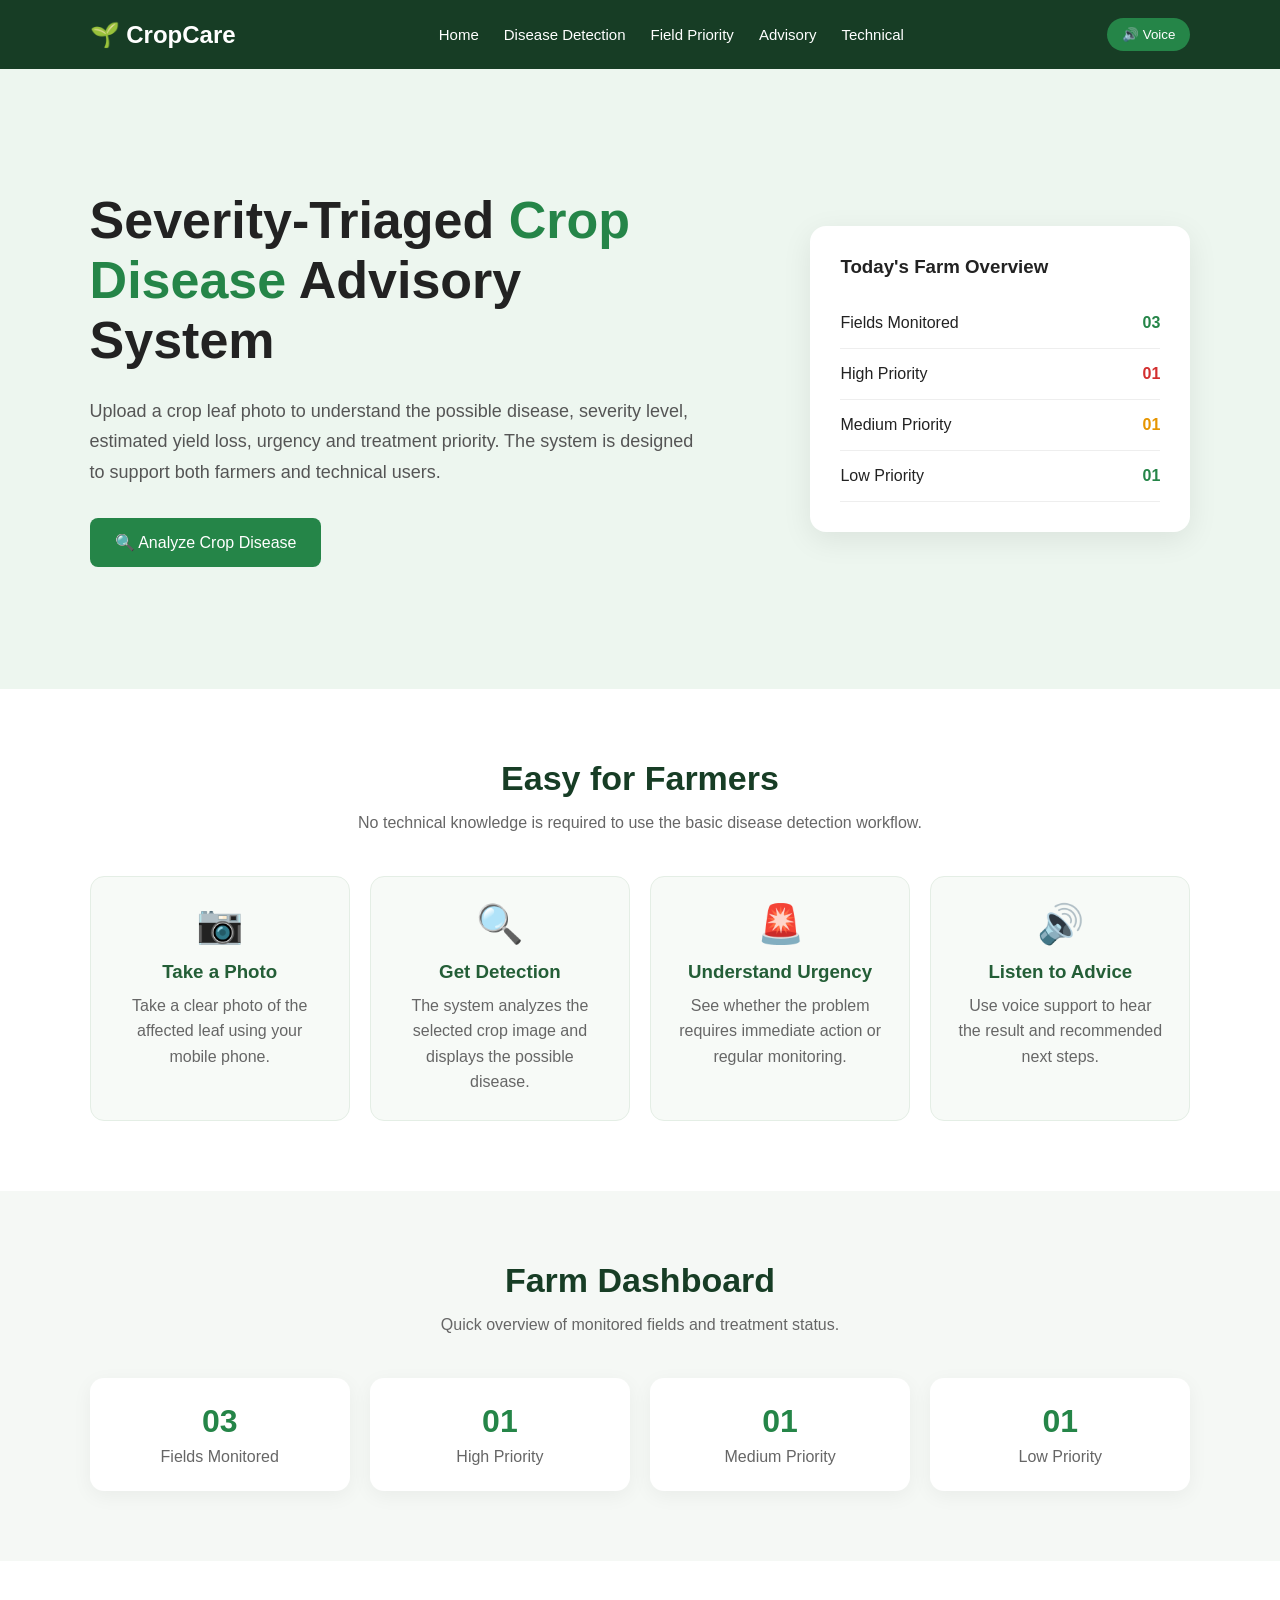
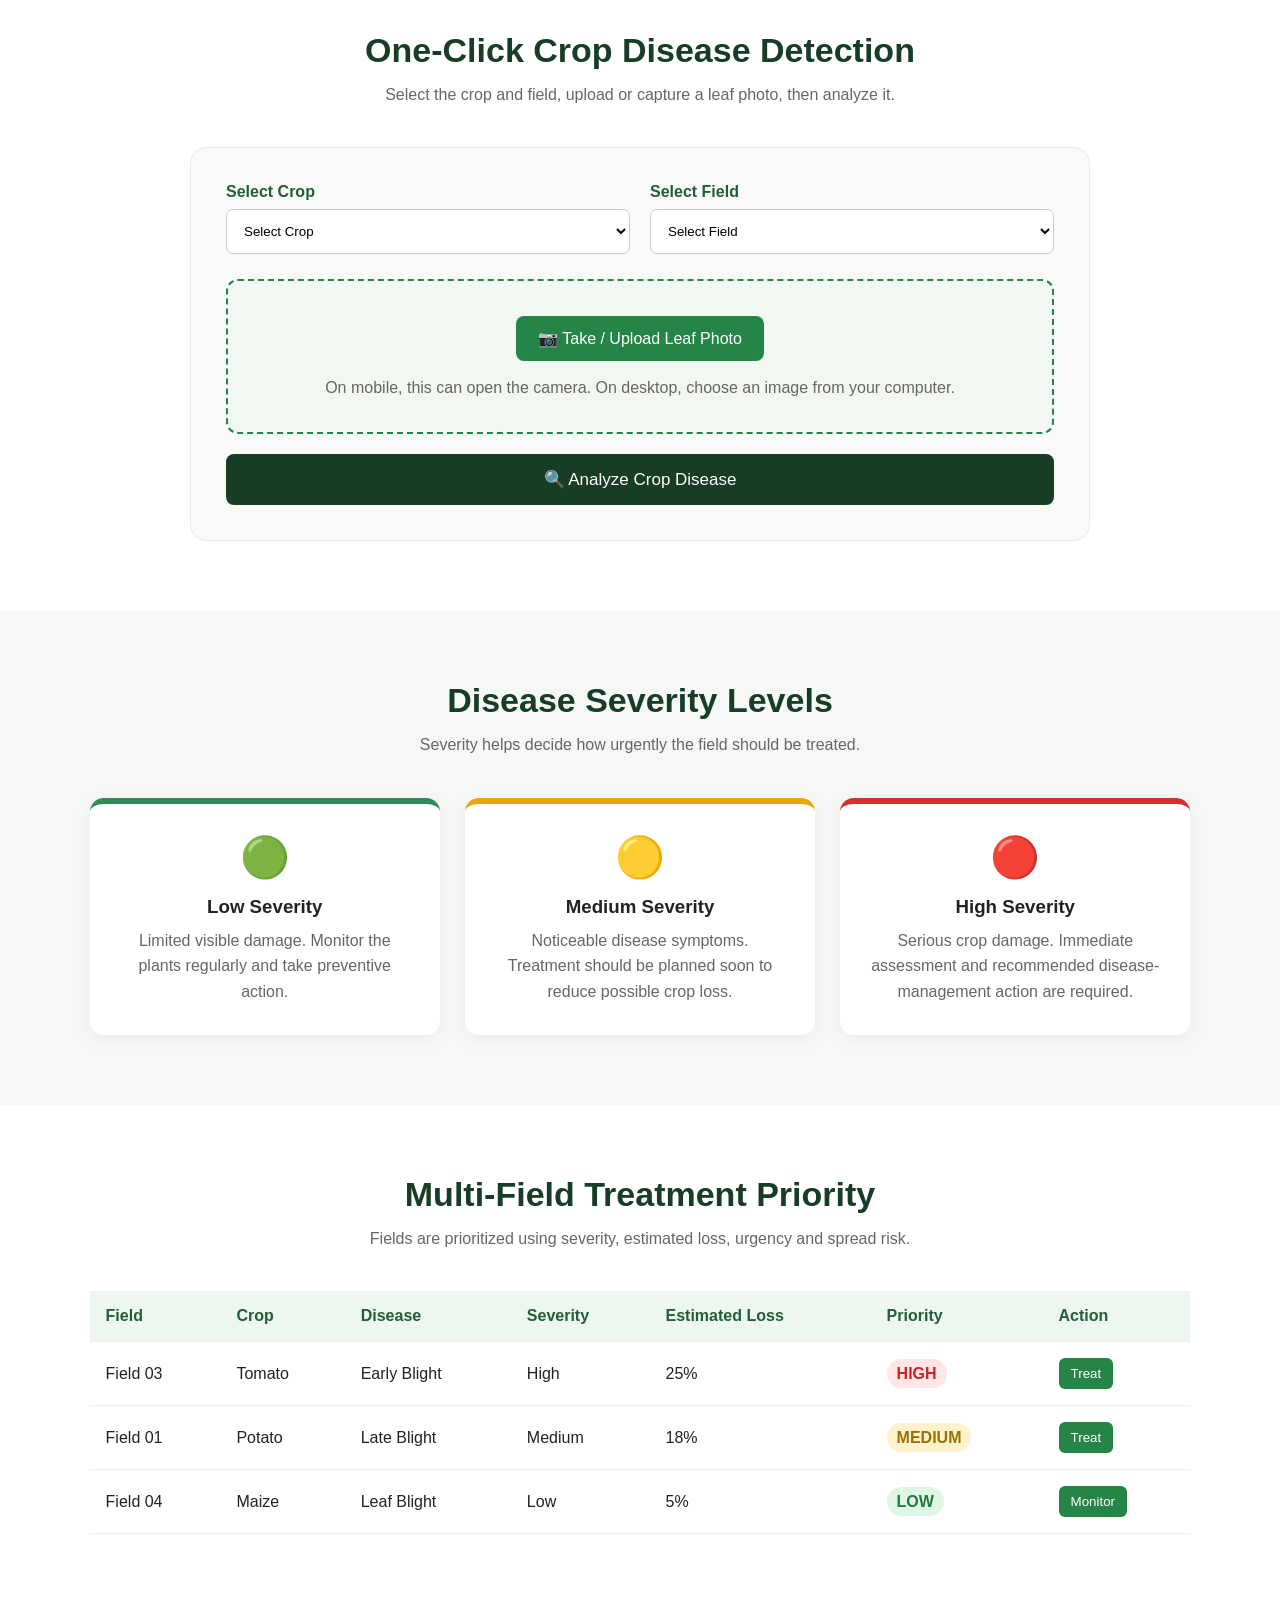
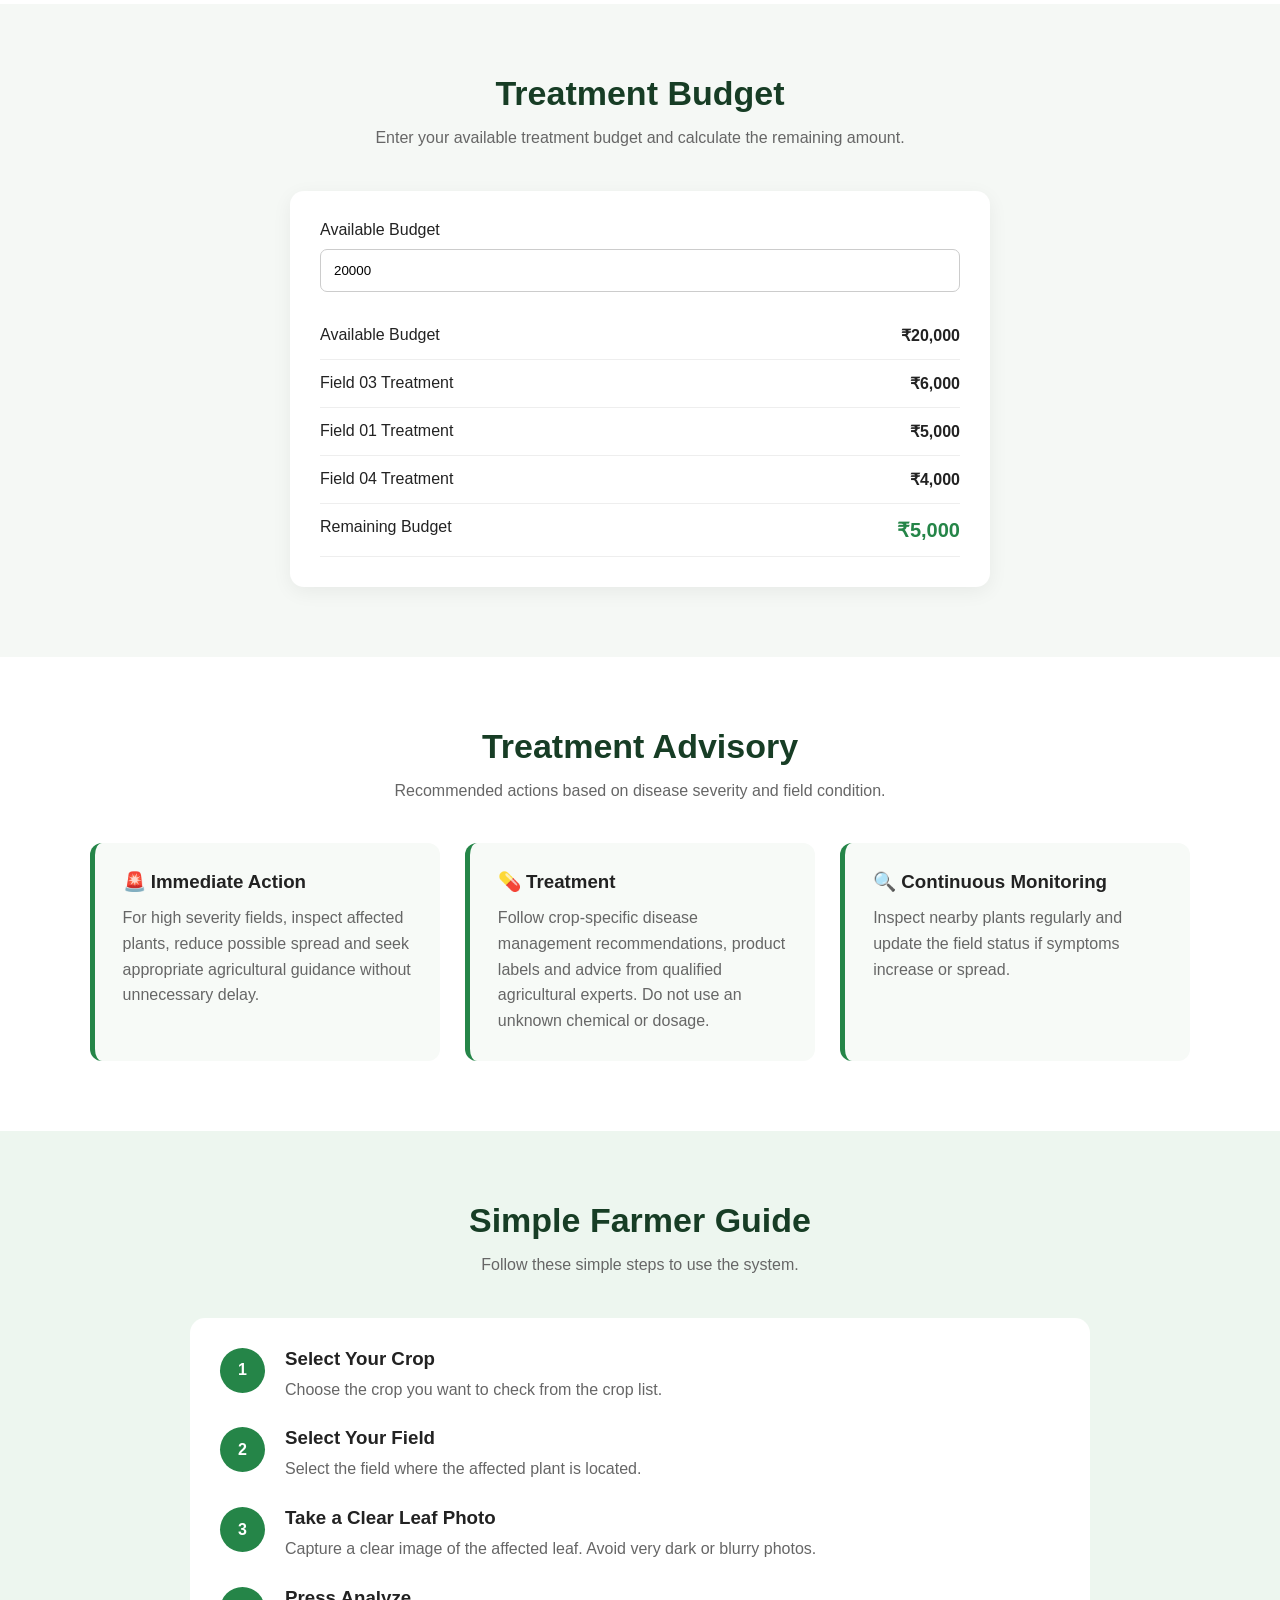
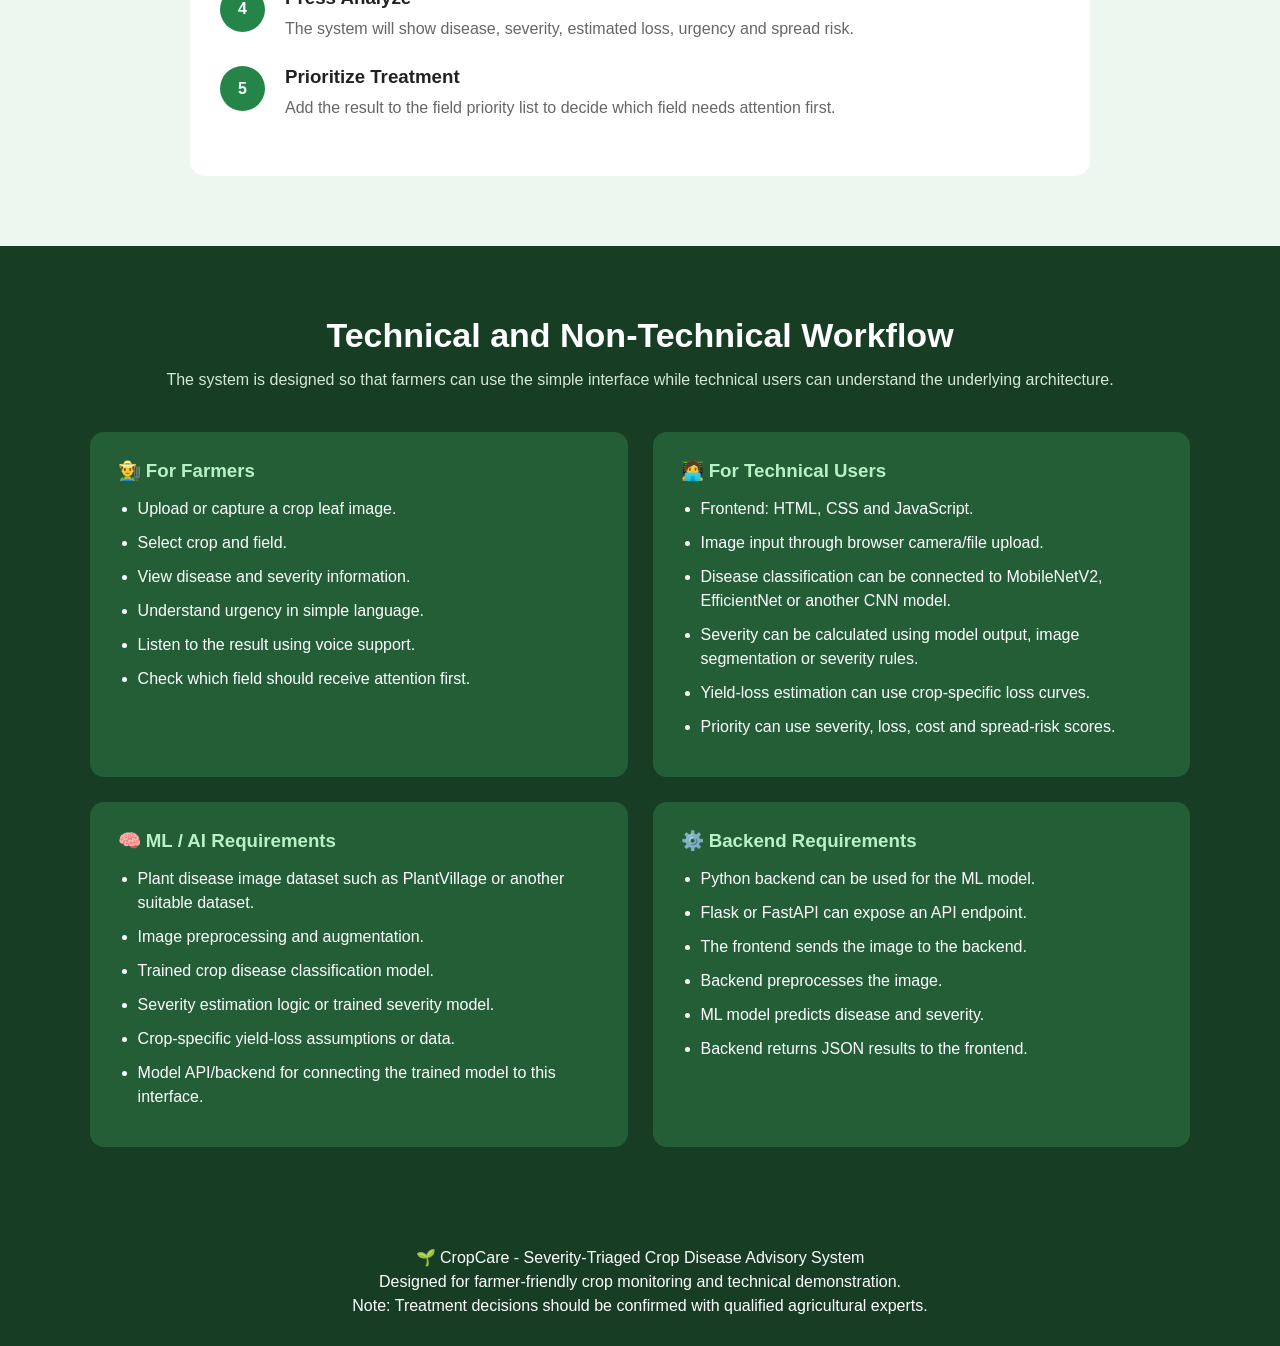
<file: crop1.html>
<!DOCTYPE html>
<html lang="en">

<head>

<meta charset="UTF-8">

<meta name="viewport" content="width=device-width, initial-scale=1.0">

<title>CropCare - Severity Triaged Crop Disease Advisory System</title>

<style>

/* =========================
   GLOBAL
========================= */

*{
    margin:0;
    padding:0;
    box-sizing:border-box;
    font-family:Arial, sans-serif;
}

html{
    scroll-behavior:smooth;
}

body{
    background:#f5f8f5;
    color:#222;
}

section{
    padding:70px 7%;
}

button{
    cursor:pointer;
}

.container{
    max-width:1200px;
    margin:auto;
}


/* =========================
   HEADER
========================= */

header{
    background:#173d25;
    color:white;
    display:flex;
    align-items:center;
    justify-content:space-between;
    padding:18px 7%;
    position:sticky;
    top:0;
    z-index:1000;
}

.logo{
    font-size:24px;
    font-weight:bold;
}

nav{
    display:flex;
    gap:25px;
    align-items:center;
}

nav a{
    color:white;
    text-decoration:none;
    font-size:15px;
    transition:.3s;
}

nav a:hover{
    color:#9ee6ad;
}

.voice-header{
    background:#258548;
    border:none;
    color:white;
    padding:9px 15px;
    border-radius:20px;
}


/* =========================
   HERO
========================= */

.hero{
    min-height:620px;
    display:flex;
    align-items:center;
    justify-content:space-between;
    gap:50px;
    background:#edf6ef;
}

.hero-content{
    width:55%;
}

.hero-content h1{
    font-size:52px;
    line-height:1.15;
    margin-bottom:25px;
}

.hero-content h1 span{
    color:#258548;
}

.hero-content p{
    font-size:18px;
    line-height:1.7;
    color:#555;
    margin-bottom:30px;
}

.primary-btn{
    background:#258548;
    color:white;
    border:none;
    padding:15px 25px;
    border-radius:8px;
    font-size:16px;
    transition:.3s;
}

.primary-btn:hover{
    background:#176c37;
    transform:translateY(-2px);
}

.hero-card{
    width:380px;
    background:white;
    padding:30px;
    border-radius:16px;
    box-shadow:0 8px 30px rgba(0,0,0,.08);
}

.hero-card h3{
    margin-bottom:20px;
}

.status{
    display:flex;
    justify-content:space-between;
    padding:16px 0;
    border-bottom:1px solid #eee;
}

.status strong{
    color:#258548;
}

.status .red{
    color:#d32f2f;
}

.status .orange{
    color:#e69500;
}


/* =========================
   SECTION TITLE
========================= */

.section-title{
    text-align:center;
    font-size:34px;
    color:#173d25;
    margin-bottom:12px;
}

.section-subtitle{
    text-align:center;
    color:#666;
    margin-bottom:40px;
    line-height:1.6;
}


/* =========================
   FARMER HELP
========================= */

.farmer-help{
    background:white;
}

.help-grid{
    display:grid;
    grid-template-columns:repeat(4,1fr);
    gap:20px;
}

.help-card{
    background:#f7faf7;
    padding:25px;
    border-radius:14px;
    text-align:center;
    border:1px solid #e4eee5;
    transition:.3s;
}

.help-card:hover{
    transform:translateY(-5px);
    box-shadow:0 8px 20px rgba(0,0,0,.07);
}

.help-card .icon{
    font-size:38px;
    margin-bottom:15px;
}

.help-card h3{
    color:#245e37;
    margin-bottom:10px;
}

.help-card p{
    color:#666;
    line-height:1.6;
}


/* =========================
   DASHBOARD
========================= */

.dashboard{
    background:#f5f8f5;
}

.stats{
    display:grid;
    grid-template-columns:repeat(4,1fr);
    gap:20px;
}

.stat-card{
    background:white;
    padding:25px;
    border-radius:14px;
    box-shadow:0 5px 20px rgba(0,0,0,.05);
    text-align:center;
}

.stat-card h3{
    font-size:32px;
    color:#258548;
    margin-bottom:8px;
}

.stat-card p{
    color:#666;
}


/* =========================
   DETECTION
========================= */

.detection{
    background:white;
}

.detection-box{
    max-width:900px;
    margin:auto;
    background:#f7faf7;
    padding:35px;
    border-radius:16px;
    border:1px solid #e4eee5;
}

.form-grid{
    display:grid;
    grid-template-columns:1fr 1fr;
    gap:20px;
    margin-bottom:25px;
}

.form-group label{
    display:block;
    font-weight:bold;
    margin-bottom:8px;
    color:#245e37;
}

.form-group select{
    width:100%;
    padding:13px;
    border:1px solid #ccc;
    border-radius:7px;
    background:white;
}

.camera-box{
    border:2px dashed #258548;
    border-radius:12px;
    padding:35px;
    text-align:center;
    background:#f0f8f1;
    margin-bottom:20px;
}

.camera-box label{
    display:inline-block;
    background:#258548;
    color:white;
    padding:13px 22px;
    border-radius:8px;
    cursor:pointer;
    margin-bottom:10px;
}

.camera-box input{
    display:none;
}

.camera-box p{
    color:#666;
    margin-top:8px;
}

.preview-container{
    display:none;
    text-align:center;
    margin-top:20px;
}

.preview-container img{
    max-width:350px;
    max-height:300px;
    border-radius:12px;
    object-fit:cover;
    border:3px solid #258548;
}

.analyze-btn{
    width:100%;
    padding:15px;
    background:#173d25;
    color:white;
    border:none;
    border-radius:8px;
    font-size:17px;
}

.analyze-btn:hover{
    background:#0e2d19;
}

.analyze-btn:disabled{
    background:#999;
    cursor:not-allowed;
}


/* =========================
   LOADING
========================= */

.loading{
    display:none;
    text-align:center;
    padding:25px;
}

.spinner{
    width:40px;
    height:40px;
    border:5px solid #ddd;
    border-top:5px solid #258548;
    border-radius:50%;
    margin:auto;
    animation:spin 1s linear infinite;
}

@keyframes spin{
    100%{
        transform:rotate(360deg);
    }
}


/* =========================
   RESULT
========================= */

.result{
    display:none;
    margin-top:30px;
    background:white;
    padding:30px;
    border-radius:15px;
    border:2px solid #dcebdd;
}

.result h2{
    color:#245e37;
    margin-bottom:20px;
}

.result-grid{
    display:grid;
    grid-template-columns:repeat(3,1fr);
    gap:15px;
}

.result-card{
    background:#f7faf7;
    padding:20px;
    border-radius:10px;
}

.result-card small{
    color:#777;
    display:block;
    margin-bottom:7px;
}

.result-card strong{
    font-size:20px;
}

.farmer-message{
    margin-top:25px;
    padding:20px;
    background:#edf6ef;
    border-left:5px solid #258548;
    border-radius:8px;
    line-height:1.7;
}

.voice-btn{
    margin-top:18px;
    background:#258548;
    color:white;
    border:none;
    padding:12px 20px;
    border-radius:7px;
}


/* =========================
   SEVERITY
========================= */

.severity-section{
    background:#f5f8f5;
}

.severity-cards{
    display:grid;
    grid-template-columns:repeat(3,1fr);
    gap:25px;
}

.severity-card{
    background:white;
    padding:30px;
    border-radius:14px;
    text-align:center;
    box-shadow:0 5px 20px rgba(0,0,0,.05);
}

.severity-card .icon{
    font-size:40px;
    margin-bottom:15px;
}

.severity-card h3{
    margin-bottom:10px;
}

.severity-card p{
    color:#666;
    line-height:1.6;
}

.low{
    border-top:6px solid #2e8b57;
}

.medium{
    border-top:6px solid #e6a700;
}

.high{
    border-top:6px solid #d32f2f;
}


/* =========================
   PRIORITY
========================= */

.priority{
    background:white;
}

.table-wrapper{
    overflow-x:auto;
}

table{
    width:100%;
    border-collapse:collapse;
    min-width:900px;
}

th,
td{
    padding:16px;
    text-align:left;
    border-bottom:1px solid #eee;
}

th{
    background:#edf6ef;
    color:#245e37;
}

.priority-high{
    background:#ffe5e5;
    color:#c62828;
    padding:6px 10px;
    border-radius:20px;
    font-weight:bold;
}

.priority-medium{
    background:#fff2cc;
    color:#9a7000;
    padding:6px 10px;
    border-radius:20px;
    font-weight:bold;
}

.priority-low{
    background:#e1f5e7;
    color:#237a3d;
    padding:6px 10px;
    border-radius:20px;
    font-weight:bold;
}

.action-btn{
    background:#258548;
    color:white;
    border:none;
    padding:8px 12px;
    border-radius:6px;
}


/* =========================
   BUDGET
========================= */

.budget-section{
    background:#f5f8f5;
}

.budget-box{
    max-width:700px;
    margin:30px auto 0;
    background:white;
    padding:30px;
    border-radius:14px;
    box-shadow:0 5px 20px rgba(0,0,0,.06);
}

.budget-input{
    width:100%;
    padding:13px;
    border:1px solid #ccc;
    border-radius:7px;
    margin:10px 0 20px;
}

.budget-row{
    display:flex;
    justify-content:space-between;
    padding:14px 0;
    border-bottom:1px solid #eee;
}

.budget-total{
    font-size:20px;
    font-weight:bold;
    color:#258548;
}

.budget-warning{
    display:none;
    margin-top:20px;
    padding:15px;
    background:#ffe5e5;
    color:#b71c1c;
    border-radius:8px;
}


/* =========================
   ADVISORY
========================= */

.advisory{
    background:white;
}

.advisory-grid{
    display:grid;
    grid-template-columns:repeat(3,1fr);
    gap:25px;
}

.advisory-card{
    padding:28px;
    background:#f7faf7;
    border-radius:12px;
    border-left:5px solid #258548;
}

.advisory-card h3{
    margin-bottom:12px;
}

.advisory-card p{
    color:#666;
    line-height:1.6;
}


/* =========================
   TECHNICAL SECTION
========================= */

.technical{
    background:#173d25;
    color:white;
}

.technical .section-title{
    color:white;
}

.tech-grid{
    display:grid;
    grid-template-columns:repeat(2,1fr);
    gap:25px;
}

.tech-card{
    background:#245e37;
    padding:28px;
    border-radius:14px;
}

.tech-card h3{
    margin-bottom:15px;
    color:#baf0c5;
}

.tech-card ul{
    padding-left:20px;
}

.tech-card li{
    margin-bottom:10px;
    line-height:1.5;
}


/* =========================
   FARMER GUIDE
========================= */

.guide{
    background:#edf6ef;
}

.guide-box{
    max-width:900px;
    margin:auto;
    background:white;
    padding:30px;
    border-radius:15px;
}

.guide-step{
    display:flex;
    gap:20px;
    margin-bottom:25px;
}

.step-number{
    min-width:45px;
    height:45px;
    border-radius:50%;
    background:#258548;
    color:white;
    display:flex;
    align-items:center;
    justify-content:center;
    font-weight:bold;
}

.guide-step h3{
    margin-bottom:7px;
}

.guide-step p{
    color:#666;
    line-height:1.6;
}


/* =========================
   FOOTER
========================= */

footer{
    background:#173d25;
    color:white;
    text-align:center;
    padding:25px;
}

footer p{
    margin:6px;
}


/* =========================
   TOAST
========================= */

.toast{
    position:fixed;
    right:20px;
    bottom:20px;
    background:#173d25;
    color:white;
    padding:15px 20px;
    border-radius:8px;
    display:none;
    z-index:2000;
    box-shadow:0 5px 20px rgba(0,0,0,.2);
}


/* =========================
   RESPONSIVE
========================= */

@media(max-width:1000px){

    .help-grid{
        grid-template-columns:repeat(2,1fr);
    }

    .stats{
        grid-template-columns:repeat(2,1fr);
    }

}

@media(max-width:900px){

    .hero{
        flex-direction:column;
        text-align:center;
    }

    .hero-content{
        width:100%;
    }

    .hero-card{
        width:100%;
        max-width:500px;
    }

    .severity-cards,
    .advisory-grid,
    .tech-grid{
        grid-template-columns:1fr;
    }

}

@media(max-width:700px){

    header{
        flex-direction:column;
        gap:15px;
    }

    nav{
        flex-wrap:wrap;
        justify-content:center;
    }

    .form-grid{
        grid-template-columns:1fr;
    }

    .result-grid{
        grid-template-columns:1fr;
    }

}

@media(max-width:600px){

    section{
        padding:50px 5%;
    }

    .hero-content h1{
        font-size:36px;
    }

    .help-grid,
    .stats{
        grid-template-columns:1fr;
    }

    .detection-box{
        padding:20px;
    }

}

</style>

</head>


<body>


<!-- =========================
     HEADER
========================= -->

<header>

    <div class="logo">
        🌱 CropCare
    </div>

    <nav>

        <a href="#home">Home</a>

        <a href="#detect">Disease Detection</a>

        <a href="#priority">Field Priority</a>

        <a href="#advisory">Advisory</a>

        <a href="#technical">Technical</a>

    </nav>

    <button class="voice-header" onclick="readPage()">
        🔊 Voice
    </button>

</header>



<!-- =========================
     HERO
========================= -->

<section class="hero" id="home">

    <div class="hero-content">

        <h1>
            Severity-Triaged
            <span>Crop Disease</span>
            Advisory System
        </h1>

        <p>
            Upload a crop leaf photo to understand the possible disease,
            severity level, estimated yield loss, urgency and treatment priority.
            The system is designed to support both farmers and technical users.
        </p>

        <button class="primary-btn"
                onclick="scrollToDetection()">

            🔍 Analyze Crop Disease

        </button>

    </div>


    <div class="hero-card">

        <h3>Today's Farm Overview</h3>

        <div class="status">

            <span>Fields Monitored</span>

            <strong id="fieldsCount">08</strong>

        </div>

        <div class="status">

            <span>High Priority</span>

            <strong class="red" id="highCount">02</strong>

        </div>

        <div class="status">

            <span>Medium Priority</span>

            <strong class="orange" id="mediumCount">03</strong>

        </div>

        <div class="status">

            <span>Low Priority</span>

            <strong id="lowCount">03</strong>

        </div>

    </div>

</section>



<!-- =========================
     FARMER HELP
========================= -->

<section class="farmer-help">

    <h2 class="section-title">
        Easy for Farmers
    </h2>

    <p class="section-subtitle">
        No technical knowledge is required to use the basic disease detection workflow.
    </p>


    <div class="help-grid">

        <div class="help-card">

            <div class="icon">📷</div>

            <h3>Take a Photo</h3>

            <p>
                Take a clear photo of the affected leaf using your mobile phone.
            </p>

        </div>


        <div class="help-card">

            <div class="icon">🔍</div>

            <h3>Get Detection</h3>

            <p>
                The system analyzes the selected crop image and displays the possible disease.
            </p>

        </div>


        <div class="help-card">

            <div class="icon">🚨</div>

            <h3>Understand Urgency</h3>

            <p>
                See whether the problem requires immediate action or regular monitoring.
            </p>

        </div>


        <div class="help-card">

            <div class="icon">🔊</div>

            <h3>Listen to Advice</h3>

            <p>
                Use voice support to hear the result and recommended next steps.
            </p>

        </div>

    </div>

</section>



<!-- =========================
     DASHBOARD
========================= -->

<section class="dashboard">

    <h2 class="section-title">
        Farm Dashboard
    </h2>

    <p class="section-subtitle">
        Quick overview of monitored fields and treatment status.
    </p>


    <div class="stats">

        <div class="stat-card">

            <h3 id="dashboardFields">08</h3>

            <p>Fields Monitored</p>

        </div>


        <div class="stat-card">

            <h3 id="dashboardHigh">02</h3>

            <p>High Priority</p>

        </div>


        <div class="stat-card">

            <h3 id="dashboardMedium">03</h3>

            <p>Medium Priority</p>

        </div>


        <div class="stat-card">

            <h3 id="dashboardLow">03</h3>

            <p>Low Priority</p>

        </div>

    </div>

</section>



<!-- =========================
     DETECTION
========================= -->

<section class="detection" id="detect">

    <h2 class="section-title">
        One-Click Crop Disease Detection
    </h2>

    <p class="section-subtitle">
        Select the crop and field, upload or capture a leaf photo, then analyze it.
    </p>


    <div class="detection-box">


        <div class="form-grid">


            <div class="form-group">

                <label>
                    Select Crop
                </label>

                <select id="crop">

                    <option value="">
                        Select Crop
                    </option>

                    <option value="Tomato">
                        Tomato
                    </option>

                    <option value="Potato">
                        Potato
                    </option>

                    <option value="Maize">
                        Maize
                    </option>

                    <option value="Apple">
                        Apple
                    </option>

                    <option value="Grape">
                        Grape
                    </option>

                    <option value="Pepper">
                        Pepper
                    </option>

                </select>

            </div>



            <div class="form-group">

                <label>
                    Select Field
                </label>

                <select id="field">

                    <option value="">
                        Select Field
                    </option>

                    <option value="Field 01">
                        Field 01
                    </option>

                    <option value="Field 02">
                        Field 02
                    </option>

                    <option value="Field 03">
                        Field 03
                    </option>

                    <option value="Field 04">
                        Field 04
                    </option>

                    <option value="Field 05">
                        Field 05
                    </option>

                </select>

            </div>

        </div>



        <!-- CAMERA -->

        <div class="camera-box">

            <label for="image">

                📷 Take / Upload Leaf Photo

            </label>

            <input
                type="file"
                id="image"
                accept="image/*"
                capture="environment"
                onchange="showPreview()"
            >

            <p>
                On mobile, this can open the camera.
                On desktop, choose an image from your computer.
            </p>


            <div class="preview-container" id="previewContainer">

                <img id="previewImage">

                <p id="fileName"></p>

            </div>

        </div>



        <button
            class="analyze-btn"
            id="analyzeButton"
            onclick="analyzeDisease()"
        >

            🔍 Analyze Crop Disease

        </button>



        <!-- LOADING -->

        <div class="loading" id="loading">

            <div class="spinner"></div>

            <p>
                Analyzing crop image...
            </p>

        </div>



        <!-- RESULT -->

        <div class="result" id="result">

            <h2>
                Disease Analysis Result
            </h2>


            <div class="result-grid">


                <div class="result-card">

                    <small>Crop</small>

                    <strong id="resultCrop">
                        -
                    </strong>

                </div>


                <div class="result-card">

                    <small>Possible Disease</small>

                    <strong id="resultDisease">
                        -
                    </strong>

                </div>


                <div class="result-card">

                    <small>Confidence</small>

                    <strong id="resultConfidence">
                        -
                    </strong>

                </div>


                <div class="result-card">

                    <small>Severity</small>

                    <strong id="resultSeverity">
                        -
                    </strong>

                </div>


                <div class="result-card">

                    <small>Estimated Yield Loss</small>

                    <strong id="resultLoss">
                        -
                    </strong>

                </div>


                <div class="result-card">

                    <small>Cost of Inaction</small>

                    <strong id="resultCost">
                        -
                    </strong>

                </div>


                <div class="result-card">

                    <small>Urgency</small>

                    <strong id="resultUrgency">
                        -
                    </strong>

                </div>


                <div class="result-card">

                    <small>Spread Risk</small>

                    <strong id="resultSpread">
                        -
                    </strong>

                </div>


                <div class="result-card">

                    <small>Recommended Action</small>

                    <strong id="resultAction">
                        -
                    </strong>

                </div>

            </div>



            <div class="farmer-message">

                <strong>
                    Farmer-Friendly Explanation
                </strong>

                <p id="farmerMessage">
                    -
                </p>

            </div>


            <button
                class="voice-btn"
                onclick="speakResult()"
            >

                🔊 Listen to Result

            </button>


            <button
                class="voice-btn"
                onclick="addToPriority()"
            >

                ➕ Add to Field Priority

            </button>

        </div>

    </div>

</section>



<!-- =========================
     SEVERITY
========================= -->

<section class="severity-section">

    <h2 class="section-title">
        Disease Severity Levels
    </h2>

    <p class="section-subtitle">
        Severity helps decide how urgently the field should be treated.
    </p>


    <div class="severity-cards">


        <div class="severity-card low">

            <div class="icon">
                🟢
            </div>

            <h3>
                Low Severity
            </h3>

            <p>
                Limited visible damage. Monitor the plants regularly
                and take preventive action.
            </p>

        </div>


        <div class="severity-card medium">

            <div class="icon">
                🟡
            </div>

            <h3>
                Medium Severity
            </h3>

            <p>
                Noticeable disease symptoms. Treatment should be planned
                soon to reduce possible crop loss.
            </p>

        </div>


        <div class="severity-card high">

            <div class="icon">
                🔴
            </div>

            <h3>
                High Severity
            </h3>

            <p>
                Serious crop damage. Immediate assessment and
                recommended disease-management action are required.
            </p>

        </div>

    </div>

</section>



<!-- =========================
     PRIORITY
========================= -->

<section class="priority" id="priority">

    <h2 class="section-title">
        Multi-Field Treatment Priority
    </h2>

    <p class="section-subtitle">
        Fields are prioritized using severity, estimated loss,
        urgency and spread risk.
    </p>


    <div class="table-wrapper">

        <table>

            <thead>

                <tr>

                    <th>Field</th>

                    <th>Crop</th>

                    <th>Disease</th>

                    <th>Severity</th>

                    <th>Estimated Loss</th>

                    <th>Priority</th>

                    <th>Action</th>

                </tr>

            </thead>


            <tbody id="priorityTable">

                <tr>

                    <td>Field 03</td>

                    <td>Tomato</td>

                    <td>Early Blight</td>

                    <td>High</td>

                    <td>25%</td>

                    <td>
                        <span class="priority-high">
                            HIGH
                        </span>
                    </td>

                    <td>
                        <button class="action-btn"
                                onclick="markTreated(this)">
                            Treat
                        </button>
                    </td>

                </tr>


                <tr>

                    <td>Field 01</td>

                    <td>Potato</td>

                    <td>Late Blight</td>

                    <td>Medium</td>

                    <td>18%</td>

                    <td>
                        <span class="priority-medium">
                            MEDIUM
                        </span>
                    </td>

                    <td>
                        <button class="action-btn"
                                onclick="markTreated(this)">
                            Treat
                        </button>
                    </td>

                </tr>


                <tr>

                    <td>Field 04</td>

                    <td>Maize</td>

                    <td>Leaf Blight</td>

                    <td>Low</td>

                    <td>5%</td>

                    <td>
                        <span class="priority-low">
                            LOW
                        </span>
                    </td>

                    <td>
                        <button class="action-btn"
                                onclick="markTreated(this)">
                            Monitor
                        </button>
                    </td>

                </tr>

            </tbody>

        </table>

    </div>

</section>



<!-- =========================
     BUDGET
========================= -->

<section class="budget-section">

    <h2 class="section-title">
        Treatment Budget
    </h2>

    <p class="section-subtitle">
        Enter your available treatment budget and calculate
        the remaining amount.
    </p>


    <div class="budget-box">

        <label>
            Available Budget
        </label>

        <input
            type="number"
            id="budgetInput"
            class="budget-input"
            value="20000"
            min="0"
            oninput="calculateBudget()"
        >


        <div class="budget-row">

            <span>
                Available Budget
            </span>

            <strong id="availableBudget">
                ₹20,000
            </strong>

        </div>


        <div class="budget-row">

            <span>
                Field 03 Treatment
            </span>

            <strong>
                ₹6,000
            </strong>

        </div>


        <div class="budget-row">

            <span>
                Field 01 Treatment
            </span>

            <strong>
                ₹5,000
            </strong>

        </div>


        <div class="budget-row">

            <span>
                Field 04 Treatment
            </span>

            <strong>
                ₹4,000
            </strong>

        </div>


        <div class="budget-row">

            <span>
                Remaining Budget
            </span>

            <strong
                class="budget-total"
                id="remainingBudget"
            >
                ₹5,000
            </strong>

        </div>


        <div
            class="budget-warning"
            id="budgetWarning"
        >

            ⚠️ Your available budget is lower than
            the estimated treatment requirement.

        </div>

    </div>

</section>



<!-- =========================
     ADVISORY
========================= -->

<section class="advisory" id="advisory">

    <h2 class="section-title">
        Treatment Advisory
    </h2>

    <p class="section-subtitle">
        Recommended actions based on disease severity and field condition.
    </p>


    <div class="advisory-grid">


        <div class="advisory-card">

            <h3>
                🚨 Immediate Action
            </h3>

            <p>
                For high severity fields, inspect affected plants,
                reduce possible spread and seek appropriate
                agricultural guidance without unnecessary delay.
            </p>

        </div>


        <div class="advisory-card">

            <h3>
                💊 Treatment
            </h3>

            <p>
                Follow crop-specific disease management recommendations,
                product labels and advice from qualified agricultural experts.
                Do not use an unknown chemical or dosage.
            </p>

        </div>


        <div class="advisory-card">

            <h3>
                🔍 Continuous Monitoring
            </h3>

            <p>
                Inspect nearby plants regularly and update the field
                status if symptoms increase or spread.
            </p>

        </div>

    </div>

</section>



<!-- =========================
     FARMER GUIDE
========================= -->

<section class="guide">

    <h2 class="section-title">
        Simple Farmer Guide
    </h2>

    <p class="section-subtitle">
        Follow these simple steps to use the system.
    </p>


    <div class="guide-box">


        <div class="guide-step">

            <div class="step-number">
                1
            </div>

            <div>

                <h3>
                    Select Your Crop
                </h3>

                <p>
                    Choose the crop you want to check from the crop list.
                </p>

            </div>

        </div>



        <div class="guide-step">

            <div class="step-number">
                2
            </div>

            <div>

                <h3>
                    Select Your Field
                </h3>

                <p>
                    Select the field where the affected plant is located.
                </p>

            </div>

        </div>



        <div class="guide-step">

            <div class="step-number">
                3
            </div>

            <div>

                <h3>
                    Take a Clear Leaf Photo
                </h3>

                <p>
                    Capture a clear image of the affected leaf.
                    Avoid very dark or blurry photos.
                </p>

            </div>

        </div>



        <div class="guide-step">

            <div class="step-number">
                4
            </div>

            <div>

                <h3>
                    Press Analyze
                </h3>

                <p>
                    The system will show disease, severity,
                    estimated loss, urgency and spread risk.
                </p>

            </div>

        </div>



        <div class="guide-step">

            <div class="step-number">
                5
            </div>

            <div>

                <h3>
                    Prioritize Treatment
                </h3>

                <p>
                    Add the result to the field priority list
                    to decide which field needs attention first.
                </p>

            </div>

        </div>

    </div>

</section>



<!-- =========================
     TECHNICAL SECTION
========================= -->

<section class="technical" id="technical">

    <h2 class="section-title">
        Technical and Non-Technical Workflow
    </h2>

    <p class="section-subtitle" style="color:#d5e8d8;">
        The system is designed so that farmers can use the simple interface
        while technical users can understand the underlying architecture.
    </p>


    <div class="tech-grid">


        <div class="tech-card">

            <h3>
                👨‍🌾 For Farmers
            </h3>

            <ul>

                <li>
                    Upload or capture a crop leaf image.
                </li>

                <li>
                    Select crop and field.
                </li>

                <li>
                    View disease and severity information.
                </li>

                <li>
                    Understand urgency in simple language.
                </li>

                <li>
                    Listen to the result using voice support.
                </li>

                <li>
                    Check which field should receive attention first.
                </li>

            </ul>

        </div>



        <div class="tech-card">

            <h3>
                🧑‍💻 For Technical Users
            </h3>

            <ul>

                <li>
                    Frontend: HTML, CSS and JavaScript.
                </li>

                <li>
                    Image input through browser camera/file upload.
                </li>

                <li>
                    Disease classification can be connected to
                    MobileNetV2, EfficientNet or another CNN model.
                </li>

                <li>
                    Severity can be calculated using model output,
                    image segmentation or severity rules.
                </li>

                <li>
                    Yield-loss estimation can use crop-specific
                    loss curves.
                </li>

                <li>
                    Priority can use severity, loss, cost and spread-risk scores.
                </li>

            </ul>

        </div>



        <div class="tech-card">

            <h3>
                🧠 ML / AI Requirements
            </h3>

            <ul>

                <li>
                    Plant disease image dataset such as PlantVillage
                    or another suitable dataset.
                </li>

                <li>
                    Image preprocessing and augmentation.
                </li>

                <li>
                    Trained crop disease classification model.
                </li>

                <li>
                    Severity estimation logic or trained severity model.
                </li>

                <li>
                    Crop-specific yield-loss assumptions or data.
                </li>

                <li>
                    Model API/backend for connecting the trained model
                    to this interface.
                </li>

            </ul>

        </div>



        <div class="tech-card">

            <h3>
                ⚙️ Backend Requirements
            </h3>

            <ul>

                <li>
                    Python backend can be used for the ML model.
                </li>

                <li>
                    Flask or FastAPI can expose an API endpoint.
                </li>

                <li>
                    The frontend sends the image to the backend.
                </li>

                <li>
                    Backend preprocesses the image.
                </li>

                <li>
                    ML model predicts disease and severity.
                </li>

                <li>
                    Backend returns JSON results to the frontend.
                </li>

            </ul>

        </div>

    </div>

</section>



<!-- =========================
     FOOTER
========================= -->

<footer>

    <p>
        🌱 CropCare - Severity-Triaged Crop Disease Advisory System
    </p>

    <p>
        Designed for farmer-friendly crop monitoring and technical demonstration.
    </p>

    <p>
        Note: Treatment decisions should be confirmed with qualified agricultural experts.
    </p>

</footer>



<!-- TOAST -->

<div class="toast" id="toast"></div>



<script>

/* =====================================================
   GLOBAL DATA
===================================================== */

let currentResult = null;

let priorityData = [];

let totalTreatedCost = 15000;


/* =====================================================
   SCROLL TO DETECTION
===================================================== */

function scrollToDetection(){

    document
        .getElementById("detect")
        .scrollIntoView({
            behavior:"smooth"
        });

}


/* =====================================================
   TOAST MESSAGE
===================================================== */

function showToast(message){

    const toast =
        document.getElementById("toast");

    toast.innerText = message;

    toast.style.display = "block";

    setTimeout(function(){

        toast.style.display = "none";

    },3000);

}


/* =====================================================
   IMAGE PREVIEW
===================================================== */

function showPreview(){

    const input =
        document.getElementById("image");

    const previewContainer =
        document.getElementById("previewContainer");

    const preview =
        document.getElementById("previewImage");

    const fileName =
        document.getElementById("fileName");

    if(!input.files || !input.files[0]){

        previewContainer.style.display = "none";

        return;

    }


    const file = input.files[0];

    fileName.innerText =
        "Selected file: " + file.name;


    const reader =
        new FileReader();


    reader.onload = function(e){

        preview.src = e.target.result;

        previewContainer.style.display = "block";

    };


    reader.readAsDataURL(file);

}


/* =====================================================
   DISEASE DATABASE
   DEMO LOGIC
===================================================== */

const diseaseDatabase = {

    Tomato:{

        disease:"Early Blight",

        confidence:"92%",

        severity:"High",

        loss:25,

        cost:8500,

        urgency:"Immediate",

        spread:"High",

        action:"Inspect and treat soon"

    },

    Potato:{

        disease:"Late Blight",

        confidence:"89%",

        severity:"Medium",

        loss:18,

        cost:6500,

        urgency:"High",

        spread:"Medium",

        action:"Treatment required soon"

    },

    Maize:{

        disease:"Leaf Blight",

        confidence:"87%",

        severity:"Low",

        loss:5,

        cost:3500,

        urgency:"Monitor",

        spread:"Low",

        action:"Monitor regularly"

    },

    Apple:{

        disease:"Apple Scab",

        confidence:"91%",

        severity:"Medium",

        loss:15,

        cost:5500,

        urgency:"High",

        spread:"Medium",

        action:"Inspect and manage spread"

    },

    Grape:{

        disease:"Leaf Spot",

        confidence:"86%",

        severity:"Medium",

        loss:12,

        cost:4800,

        urgency:"Moderate",

        spread:"Medium",

        action:"Monitor and seek guidance"

    },

    Pepper:{

        disease:"Leaf Spot",

        confidence:"88%",

        severity:"Low",

        loss:6,

        cost:3000,

        urgency:"Monitor",

        spread:"Low",

        action:"Monitor regularly"

    }

};


/* =====================================================
   ANALYZE DISEASE
===================================================== */

function analyzeDisease(){

    const crop =
        document.getElementById("crop").value;

    const field =
        document.getElementById("field").value;

    const image =
        document.getElementById("image").files[0];


    if(!crop){

        showToast("Please select a crop.");

        return;

    }


    if(!field){

        showToast("Please select a field.");

        return;

    }


    if(!image){

        showToast("Please upload or capture a leaf photo.");

        return;

    }


    const button =
        document.getElementById("analyzeButton");

    const loading =
        document.getElementById("loading");

    const result =
        document.getElementById("result");


    button.disabled = true;

    button.innerText = "Analyzing...";

    loading.style.display = "block";

    result.style.display = "none";


    /*
       This delay represents the model inference process.
       In the real version, this section will call the
       Python ML backend/API.
    */

    setTimeout(function(){

        const data =
            diseaseDatabase[crop];


        currentResult = {

            crop:crop,

            field:field,

            disease:data.disease,

            confidence:data.confidence,

            severity:data.severity,

            loss:data.loss,

            cost:data.cost,

            urgency:data.urgency,

            spread:data.spread,

            action:data.action

        };


        document.getElementById("resultCrop").innerText =
            crop;

        document.getElementById("resultDisease").innerText =
            data.disease;

        document.getElementById("resultConfidence").innerText =
            data.confidence;

        document.getElementById("resultSeverity").innerText =
            data.severity;

        document.getElementById("resultLoss").innerText =
            data.loss + "%";

        document.getElementById("resultCost").innerText =
            "₹" + data.cost.toLocaleString("en-IN");

        document.getElementById("resultUrgency").innerText =
            data.urgency;

        document.getElementById("resultSpread").innerText =
            data.spread;

        document.getElementById("resultAction").innerText =
            data.action;


        let message = "";


        if(data.severity === "High"){

            message =
                "The selected field may have a serious disease condition. " +
                "The estimated yield loss is " +
                data.loss +
                "%. Please inspect the affected plants, reduce possible spread, " +
                "and seek appropriate agricultural treatment guidance soon.";

        }

        else if(data.severity === "Medium"){

            message =
                "The selected field shows a moderate disease condition. " +
                "Treatment planning should not be delayed. " +
                "Continue checking nearby plants for new symptoms.";

        }

        else{

            message =
                "The detected condition appears to be at a lower severity level. " +
                "Regular monitoring and preventive management are recommended.";

        }


        document.getElementById("farmerMessage").innerText =
            message;


        loading.style.display = "none";

        result.style.display = "block";

        button.disabled = false;

        button.innerText =
            "🔍 Analyze Crop Disease";


        result.scrollIntoView({
            behavior:"smooth",
            block:"center"
        });


        showToast(
            "Analysis completed successfully."
        );


    },1800);

}


/* =====================================================
   ADD RESULT TO PRIORITY
===================================================== */

function addToPriority(){

    if(!currentResult){

        showToast("Analyze a crop first.");

        return;

    }


    priorityData.push(currentResult);


    const table =
        document.getElementById("priorityTable");


    const row =
        document.createElement("tr");


    let priorityClass = "priority-low";

    let priorityText = "LOW";


    if(currentResult.severity === "High"){

        priorityClass = "priority-high";

        priorityText = "HIGH";

    }

    else if(currentResult.severity === "Medium"){

        priorityClass = "priority-medium";

        priorityText = "MEDIUM";

    }


    row.innerHTML = `

        <td>${currentResult.field}</td>

        <td>${currentResult.crop}</td>

        <td>${currentResult.disease}</td>

        <td>${currentResult.severity}</td>

        <td>${currentResult.loss}%</td>

        <td>
            <span class="${priorityClass}">
                ${priorityText}
            </span>
        </td>

        <td>

            <button
                class="action-btn"
                onclick="markTreated(this)"
            >

                Treat

            </button>

        </td>

    `;


    table.appendChild(row);


    updateDashboard();

    showToast(
        currentResult.field +
        " added to treatment priority."
    );


    document
        .getElementById("priority")
        .scrollIntoView({
            behavior:"smooth"
        });

}


/* =====================================================
   MARK FIELD AS TREATED
===================================================== */

function markTreated(button){

    const row =
        button.closest("tr");


    const cells =
        row.querySelectorAll("td");


    button.innerText =
        "Completed";


    button.disabled = true;

    button.style.background =
        "#777";


    showToast(
        cells[0].innerText +
        " marked as completed."
    );

}


/* =====================================================
   UPDATE DASHBOARD
===================================================== */

function updateDashboard(){

    let high = 0;

    let medium = 0;

    let low = 0;


    const rows =
        document
        .getElementById("priorityTable")
        .querySelectorAll("tr");


    rows.forEach(function(row){

        const priority =
            row.querySelector("td:nth-child(6)");


        if(!priority) return;


        const text =
            priority.innerText.trim().toUpperCase();


        if(text.includes("HIGH")){

            high++;

        }

        else if(text.includes("MEDIUM")){

            medium++;

        }

        else{

            low++;

        }

    });


    const total =
        rows.length;


    document.getElementById("fieldsCount")
        .innerText = String(total).padStart(2,"0");

    document.getElementById("highCount")
        .innerText = String(high).padStart(2,"0");

    document.getElementById("mediumCount")
        .innerText = String(medium).padStart(2,"0");

    document.getElementById("lowCount")
        .innerText = String(low).padStart(2,"0");


    document.getElementById("dashboardFields")
        .innerText = String(total).padStart(2,"0");

    document.getElementById("dashboardHigh")
        .innerText = String(high).padStart(2,"0");

    document.getElementById("dashboardMedium")
        .innerText = String(medium).padStart(2,"0");

    document.getElementById("dashboardLow")
        .innerText = String(low).padStart(2,"0");

}


/* =====================================================
   BUDGET CALCULATION
===================================================== */

function calculateBudget(){

    const budget =
        Number(
            document.getElementById("budgetInput").value
        ) || 0;


    const treatmentRequired =
        15000;


    const remaining =
        budget - treatmentRequired;


    document.getElementById("availableBudget")
        .innerText =
        "₹" +
        budget.toLocaleString("en-IN");


    document.getElementById("remainingBudget")
        .innerText =
        "₹" +
        Math.max(remaining,0)
        .toLocaleString("en-IN");


    const warning =
        document.getElementById("budgetWarning");


    if(remaining < 0){

        warning.style.display = "block";

    }

    else{

        warning.style.display = "none";

    }

}


/* =====================================================
   VOICE RESULT
===================================================== */

function speakResult(){

    if(!currentResult){

        showToast(
            "Analyze a crop before using voice support."
        );

        return;

    }


    if(!("speechSynthesis" in window)){

        showToast(
            "Voice support is not available in this browser."
        );

        return;

    }
    let voiceLanguage = "thanglish";


function speakResult(){

    if(!currentResult){

        showToast(
            "Analyze a crop before using voice support."
        );

        return;

    }


    if(!("speechSynthesis" in window)){

        showToast(
            "Voice support is not available in this browser."
        );

        return;

    }


    let message = "";


    /* =========================
       THANGGLISH VOICE
    ========================= */

    if(voiceLanguage === "thanglish"){

        message =

            "Indha field la " +
            currentResult.crop +
            " crop-ku " +

            currentResult.disease +
            " disease irukkalam. " +

            "Disease severity " +
            currentResult.severity +
            " level la irukku. " +

            "Treatment late pannina approximately " +
            currentResult.loss +
            " percent varaikkum yield loss aagalam. " +

            "Treatment delay panna estimated loss " +
            currentResult.cost +
            " rupees varaikkum irukkalam. " +

            "Urgency " +
            currentResult.urgency +
            ". " +

            "Disease spread risk " +
            currentResult.spread +
            ". " +

            currentResult.action +
            ". " +

            "Pakkathula irukkura plants-um regular-ah check pannunga. " +

            "Correct treatment-ku agricultural officer illa " +
            "qualified agriculture expert kitta confirm pannunga.";

    }


    /* =========================
       ENGLISH VOICE
    ========================= */

    else{

        message =

            "This field may have " +
            currentResult.disease +
            " disease in the " +
            currentResult.crop +
            " crop. " +

            "The disease severity is " +
            currentResult.severity +
            ". " +

            "If treatment is delayed, the estimated yield loss " +
            "may be around " +
            currentResult.loss +
            " percent. " +

            "The estimated cost of inaction is " +
            currentResult.cost +
            " rupees. " +

            "Urgency is " +
            currentResult.urgency +
            ". " +

            "Spread risk is " +
            currentResult.spread +
            ". " +

            currentResult.action +
            ". " +

            "Please monitor nearby plants and confirm the correct " +
            "treatment with a qualified agricultural expert.";

    }


    const speech =
        new SpeechSynthesisUtterance(message);


    if(voiceLanguage === "thanglish"){

        speech.lang = "en-IN";

    }

    else{

        speech.lang = "en-IN";

    }


    speech.rate = 0.78;

    speech.pitch = 1;


    window.speechSynthesis.cancel();

    window.speechSynthesis.speak(speech);

}


/* =====================================================
   CHANGE VOICE LANGUAGE
===================================================== */

function changeVoice(){

    if(voiceLanguage === "thanglish"){

        voiceLanguage = "english";

        document.getElementById("voiceLanguageBtn")
            .innerText = "🗣️ Thanglish Voice";

        showToast(
            "English voice selected."
        );

    }

    else{

        voiceLanguage = "thanglish";

        document.getElementById("voiceLanguageBtn")
            .innerText = "🗣️ English Voice";

        showToast(
            "Thanglish voice selected."
        );

    }

}


    const message =

        "Crop: " +
        currentResult.crop +
        ". " +

        "Possible disease: " +
        currentResult.disease +
        ". " +

        "Severity: " +
        currentResult.severity +
        ". " +

        "Estimated yield loss: " +
        currentResult.loss +
        " percent. " +

        "Estimated cost of inaction: " +
        currentResult.cost +
        " rupees. " +

        "Urgency: " +
        currentResult.urgency +
        ". " +

        "Recommended action: " +
        currentResult.action +
        ".";


    const speech =
        new SpeechSynthesisUtterance(message);


    speech.lang = "en-IN";

    speech.rate = 0.85;

    speech.pitch = 1;


    window.speechSynthesis.cancel();

    window.speechSynthesis.speak(speech);

}


/* =====================================================
   READ PAGE
===================================================== */

function readPage(){

    if(!("speechSynthesis" in window)){

        showToast(
            "Voice support is not available."
        );

        return;

    }


    const message =

        "Welcome to CropCare. " +

        "This system helps farmers analyze crop leaf images, " +

        "understand possible disease severity, " +

        "estimate possible yield loss, " +

        "understand urgency, " +

        "and prioritize treatment across multiple fields.";


    const speech =
        new SpeechSynthesisUtterance(message);


    speech.lang = "en-IN";

    speech.rate = 0.85;


    window.speechSynthesis.cancel();

    window.speechSynthesis.speak(speech);

}


/* =====================================================
   INITIAL CALCULATIONS
===================================================== */

calculateBudget();

updateDashboard();


/* =====================================================
   FILE VALIDATION
===================================================== */

document
.getElementById("image")
.addEventListener("change",function(){

    if(this.files[0]){

        const file =
            this.files[0];


        const allowedTypes = [
            "image/jpeg",
            "image/png",
            "image/webp"
        ];


        if(!allowedTypes.includes(file.type)){

            showToast(
                "Please select JPG, PNG or WEBP image."
            );

            this.value = "";

            document
                .getElementById("previewContainer")
                .style.display = "none";

            return;

        }


        if(file.size > 5 * 1024 * 1024){

            showToast(
                "Image size should be below 5 MB."
            );

            this.value = "";

            document
                .getElementById("previewContainer")
                .style.display = "none";

            return;

        }

    }

});


</script>


</body>

</html>
</file>
